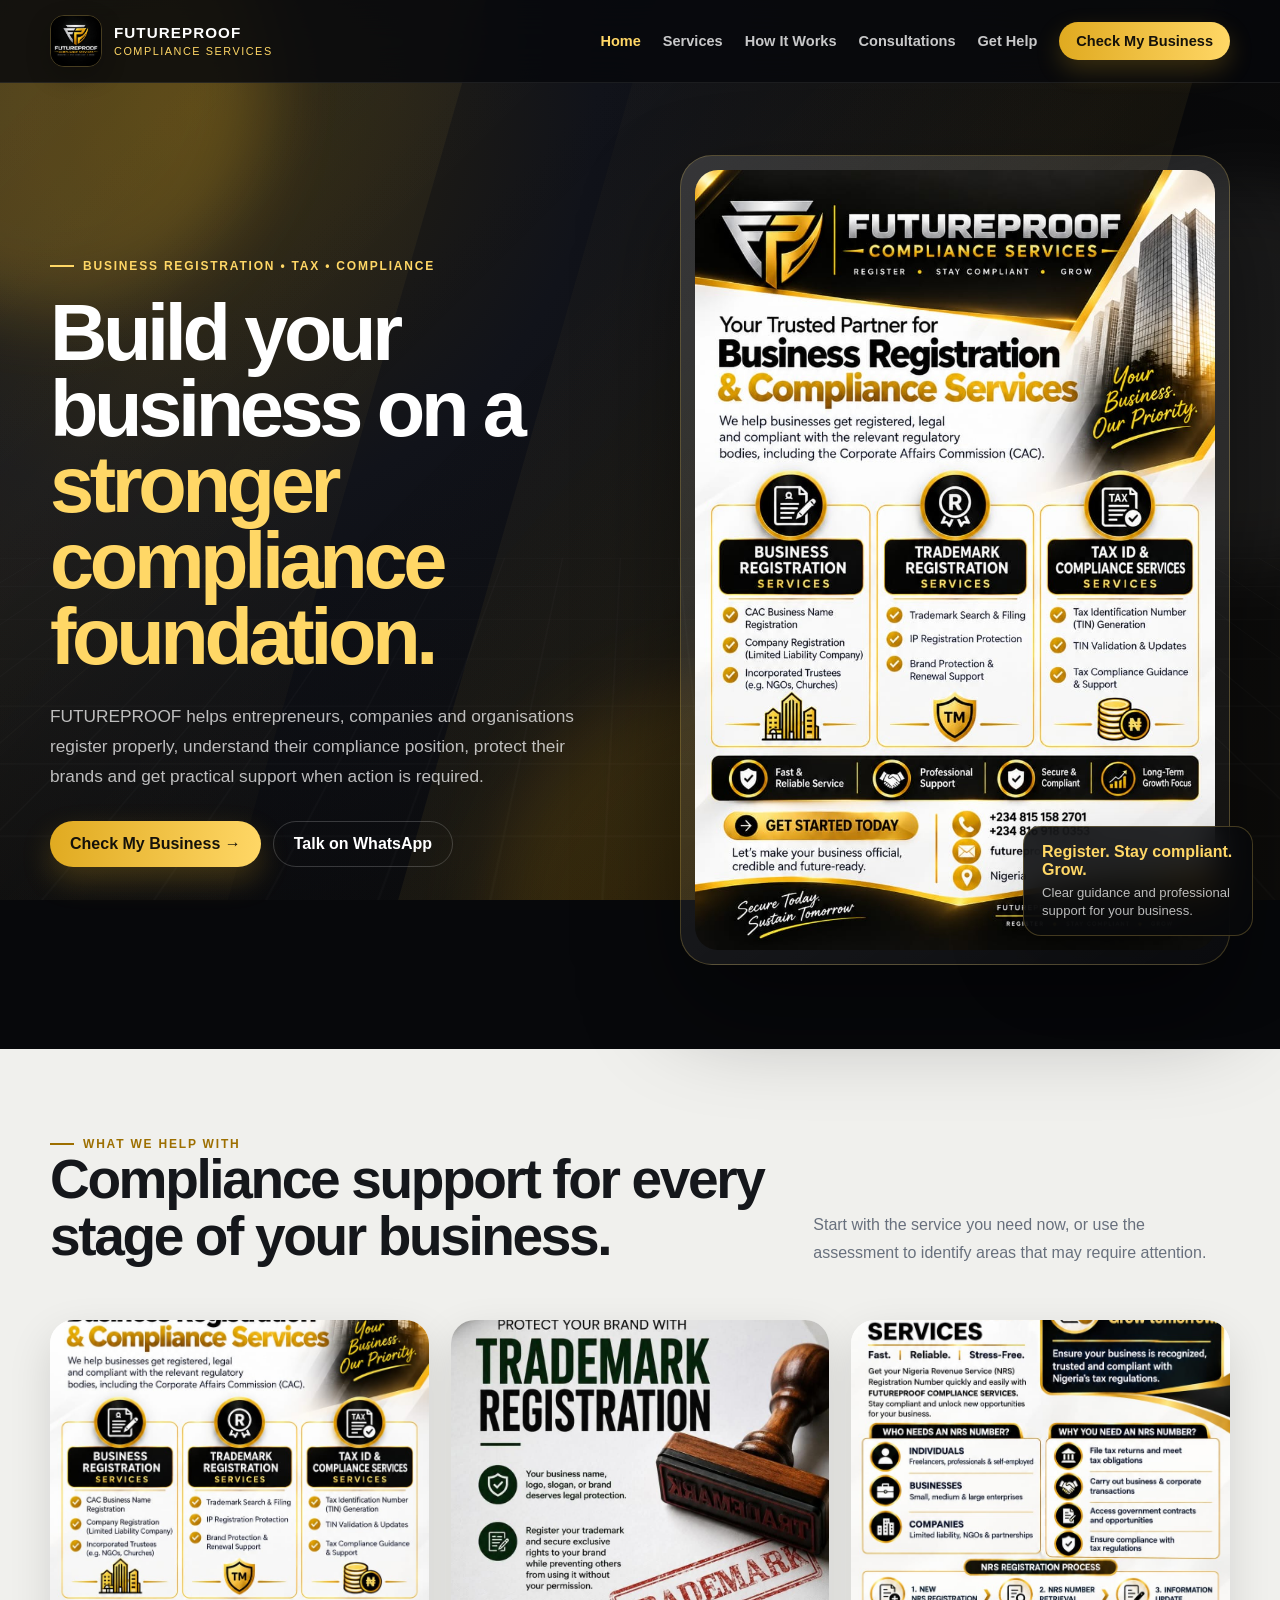
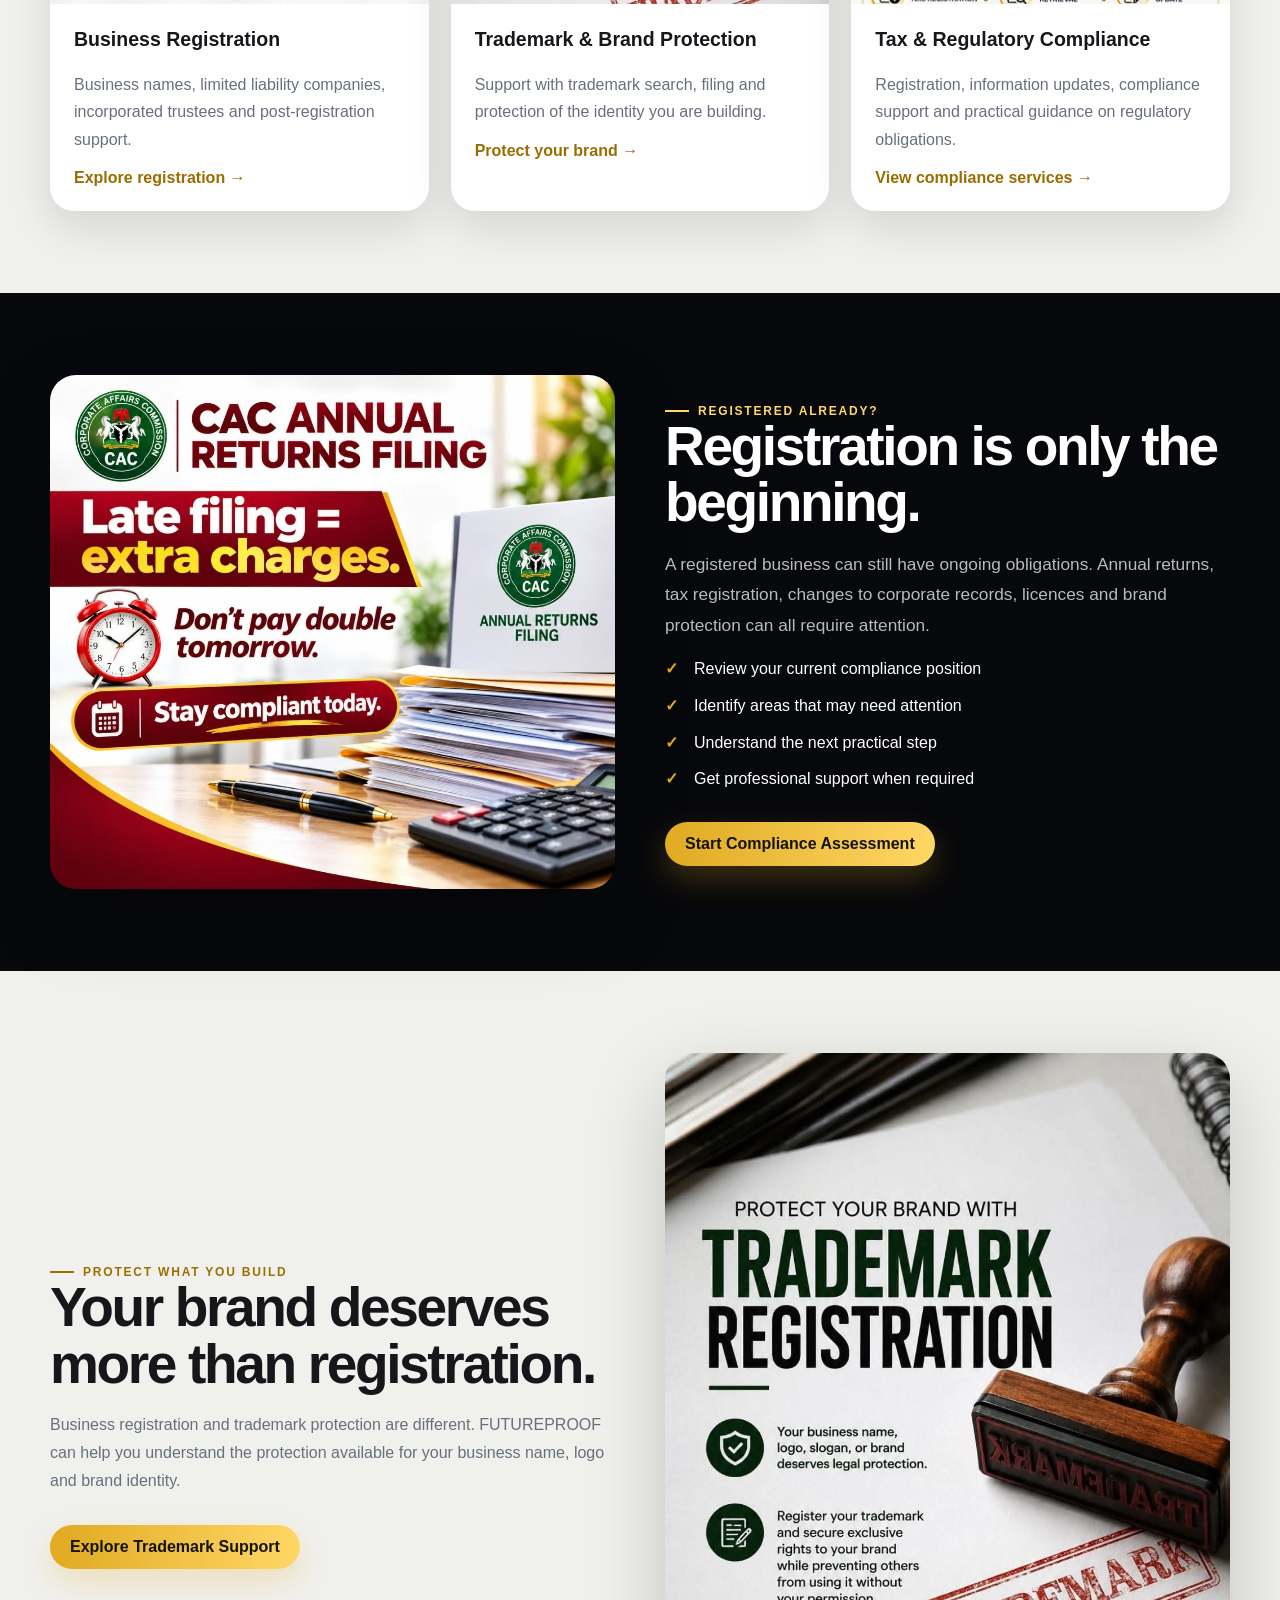
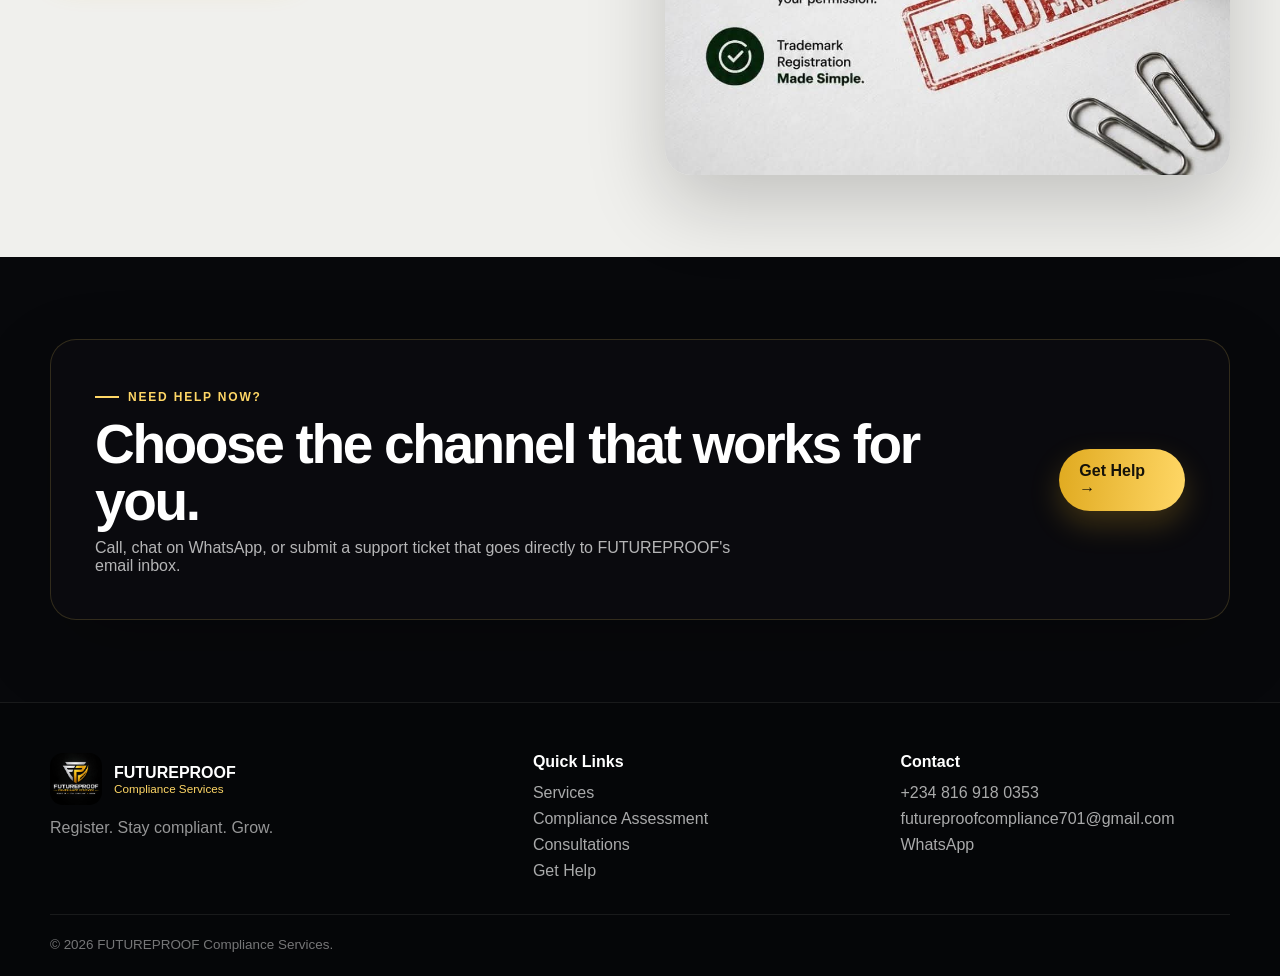
<file: index.html>
<!doctype html><html lang="en"><head><meta charset="UTF-8"><meta name="viewport" content="width=device-width,initial-scale=1"><meta name="description" content="FUTUREPROOF Compliance Services helps Nigerian businesses register, stay compliant, protect their brands and grow."><title>FUTUREPROOF Compliance Services</title><link rel="stylesheet" href="styles.css"></head><body>
<div id="site-header"></div><main class="page-content">
<section class="hero"><div class="container hero-grid"><div class="reveal"><span class="eyebrow">BUSINESS REGISTRATION • TAX • COMPLIANCE</span><h1>Build your business on a <span>stronger compliance foundation.</span></h1><p class="lead">FUTUREPROOF helps entrepreneurs, companies and organisations register properly, understand their compliance position, protect their brands and get practical support when action is required.</p><div class="actions"><a class="btn btn-gold" href="assessment.html">Check My Business →</a><a class="btn btn-outline" data-wa="Hello FUTUREPROOF, I would like help with business registration and compliance.">Talk on WhatsApp</a></div></div><div class="hero-visual reveal"><img src="assets/business-registration.jpeg" alt="Futureproof business registration and compliance services"><div class="hero-note"><b>Register. Stay compliant. Grow.</b><span>Clear guidance and professional support for your business.</span></div></div></div></section>
<section class="section white"><div class="container"><div class="section-head reveal"><div><span class="eyebrow dark-eyebrow">WHAT WE HELP WITH</span><h2>Compliance support for every stage of your business.</h2></div><p>Start with the service you need now, or use the assessment to identify areas that may require attention.</p></div><div class="grid grid-3"><article class="feature-card reveal"><img src="assets/business-registration.jpeg" alt="Business registration services"><div class="feature-card-body"><h3>Business Registration</h3><p>Business names, limited liability companies, incorporated trustees and post-registration support.</p><a class="text-link" href="services.html">Explore registration →</a></div></article><article class="feature-card reveal"><img src="assets/trademark-registration.jpeg" alt="Trademark registration"><div class="feature-card-body"><h3>Trademark & Brand Protection</h3><p>Support with trademark search, filing and protection of the identity you are building.</p><a class="text-link" href="services.html">Protect your brand →</a></div></article><article class="feature-card reveal"><img src="assets/nrs-registration.jpeg" alt="Tax and regulatory compliance"><div class="feature-card-body"><h3>Tax & Regulatory Compliance</h3><p>Registration, information updates, compliance support and practical guidance on regulatory obligations.</p><a class="text-link" href="services.html">View compliance services →</a></div></article></div></div></section>
<section class="section dark"><div class="container split"><div class="split-image reveal"><img src="assets/annual-returns.jpeg" alt="CAC annual returns filing"></div><div class="reveal"><span class="eyebrow">REGISTERED ALREADY?</span><h2>Registration is only the beginning.</h2><p class="lead">A registered business can still have ongoing obligations. Annual returns, tax registration, changes to corporate records, licences and brand protection can all require attention.</p><ul class="check-list"><li>Review your current compliance position</li><li>Identify areas that may need attention</li><li>Understand the next practical step</li><li>Get professional support when required</li></ul><div class="actions"><a class="btn btn-gold" href="assessment.html">Start Compliance Assessment</a></div></div></div></section>
<section class="section white"><div class="container split"><div class="reveal"><span class="eyebrow dark-eyebrow">PROTECT WHAT YOU BUILD</span><h2>Your brand deserves more than registration.</h2><p style="color:var(--muted);line-height:1.75">Business registration and trademark protection are different. FUTUREPROOF can help you understand the protection available for your business name, logo and brand identity.</p><div class="actions"><a class="btn btn-gold" href="services.html">Explore Trademark Support</a></div></div><div class="split-image reveal"><img src="assets/trademark-registration.jpeg" alt="Trademark registration support"></div></div></section>
<section class="section dark"><div class="container"><div class="dark-glass cta-band reveal"><div><span class="eyebrow">NEED HELP NOW?</span><h2 style="margin:12px 0 10px">Choose the channel that works for you.</h2><p>Call, chat on WhatsApp, or submit a support ticket that goes directly to FUTUREPROOF's email inbox.</p></div><a class="btn btn-gold" href="get-help.html">Get Help →</a></div></div></section>
</main><div id="site-footer"></div><script src="common.js"></script></body></html>
</file>
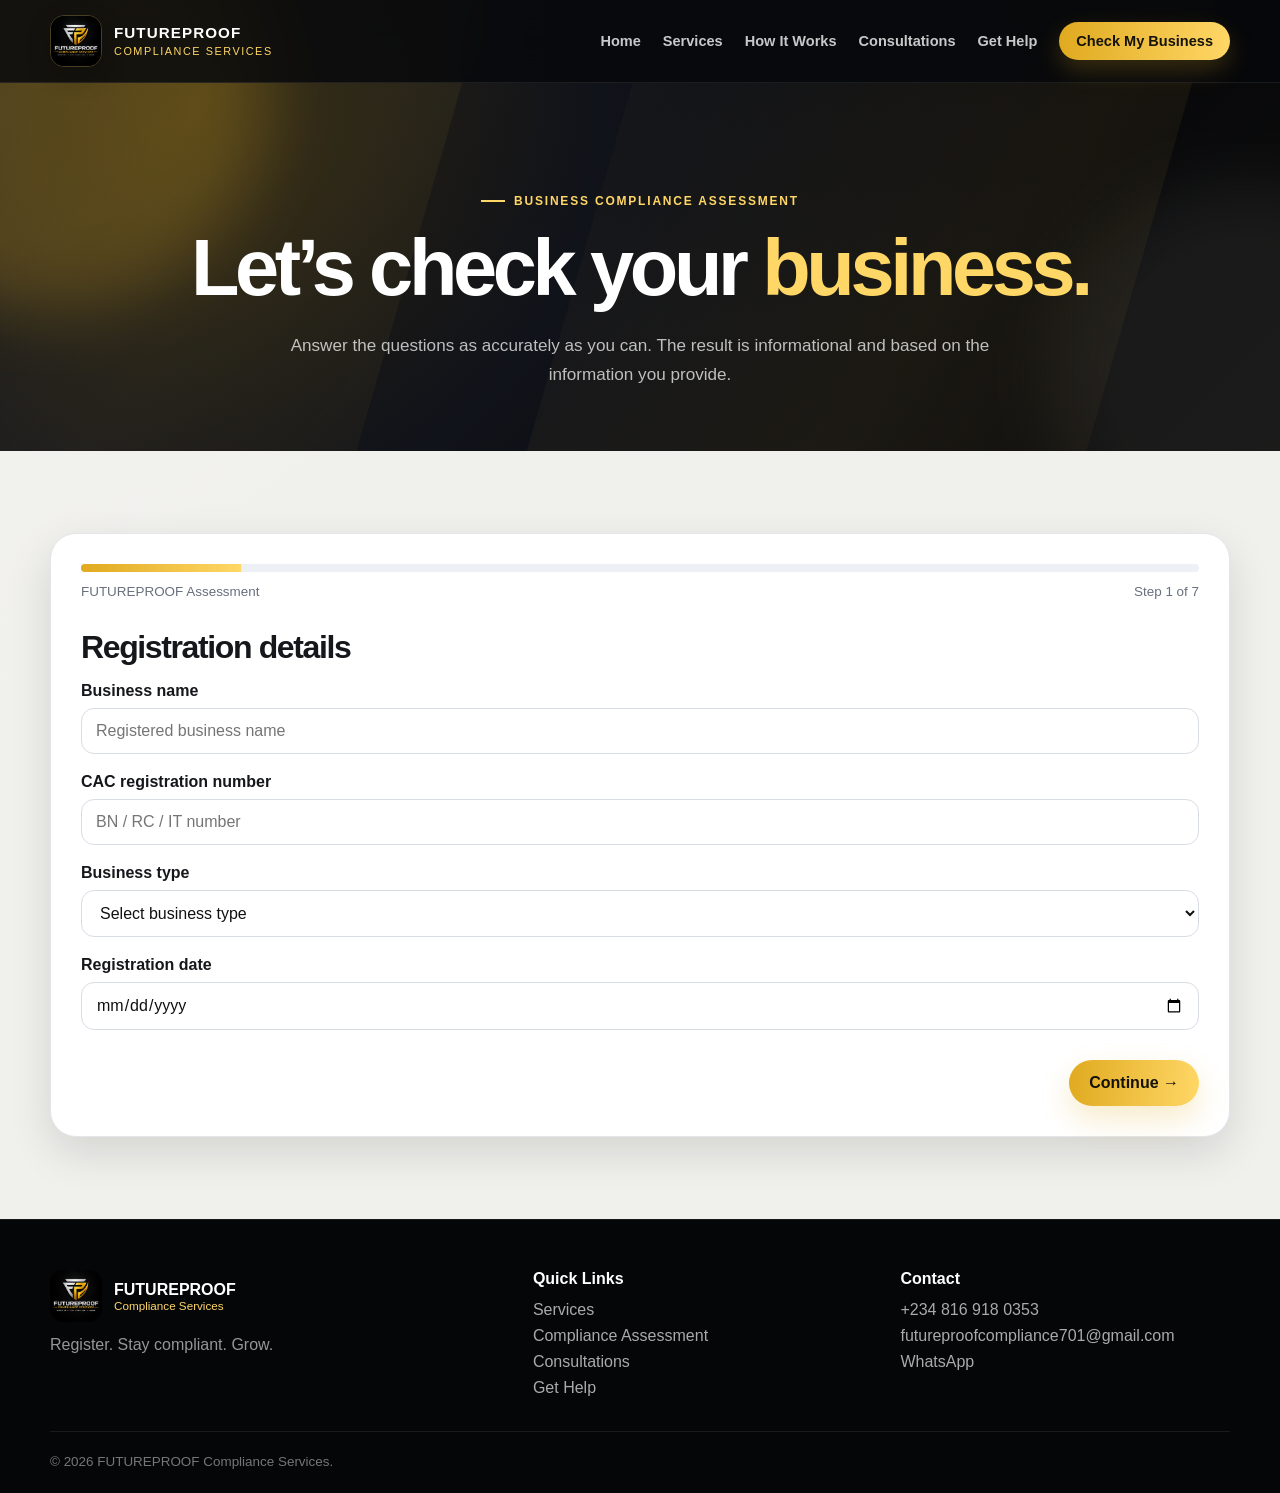
<file: assessment.html>
<!doctype html><html lang="en"><head><meta charset="UTF-8"><meta name="viewport" content="width=device-width,initial-scale=1"><title>Business Compliance Assessment | FUTUREPROOF</title><link rel="stylesheet" href="styles.css"></head><body><div id="site-header"></div><main class="page-content"><section class="page-hero"><div class="container reveal"><span class="eyebrow">BUSINESS COMPLIANCE ASSESSMENT</span><h1>Let’s check your <span>business.</span></h1><p>Answer the questions as accurately as you can. The result is informational and based on the information you provide.</p></div></section><section class="section white"><div class="container"><div class="form-shell reveal"><div id="assessmentFormView"><div class="progress-line"><div id="progressBar"></div></div><div class="progress-meta"><span>FUTUREPROOF Assessment</span><span id="stepCounter"></span></div><div id="stepContent"></div><div class="form-actions"><button class="btn btn-light" id="backBtn">← Back</button><button class="btn btn-gold" id="nextBtn">Continue →</button></div></div><div id="resultsView" hidden></div></div></div></section></main><div id="site-footer"></div><script src="common.js"></script><script src="assessment.js"></script></body></html>
</file>
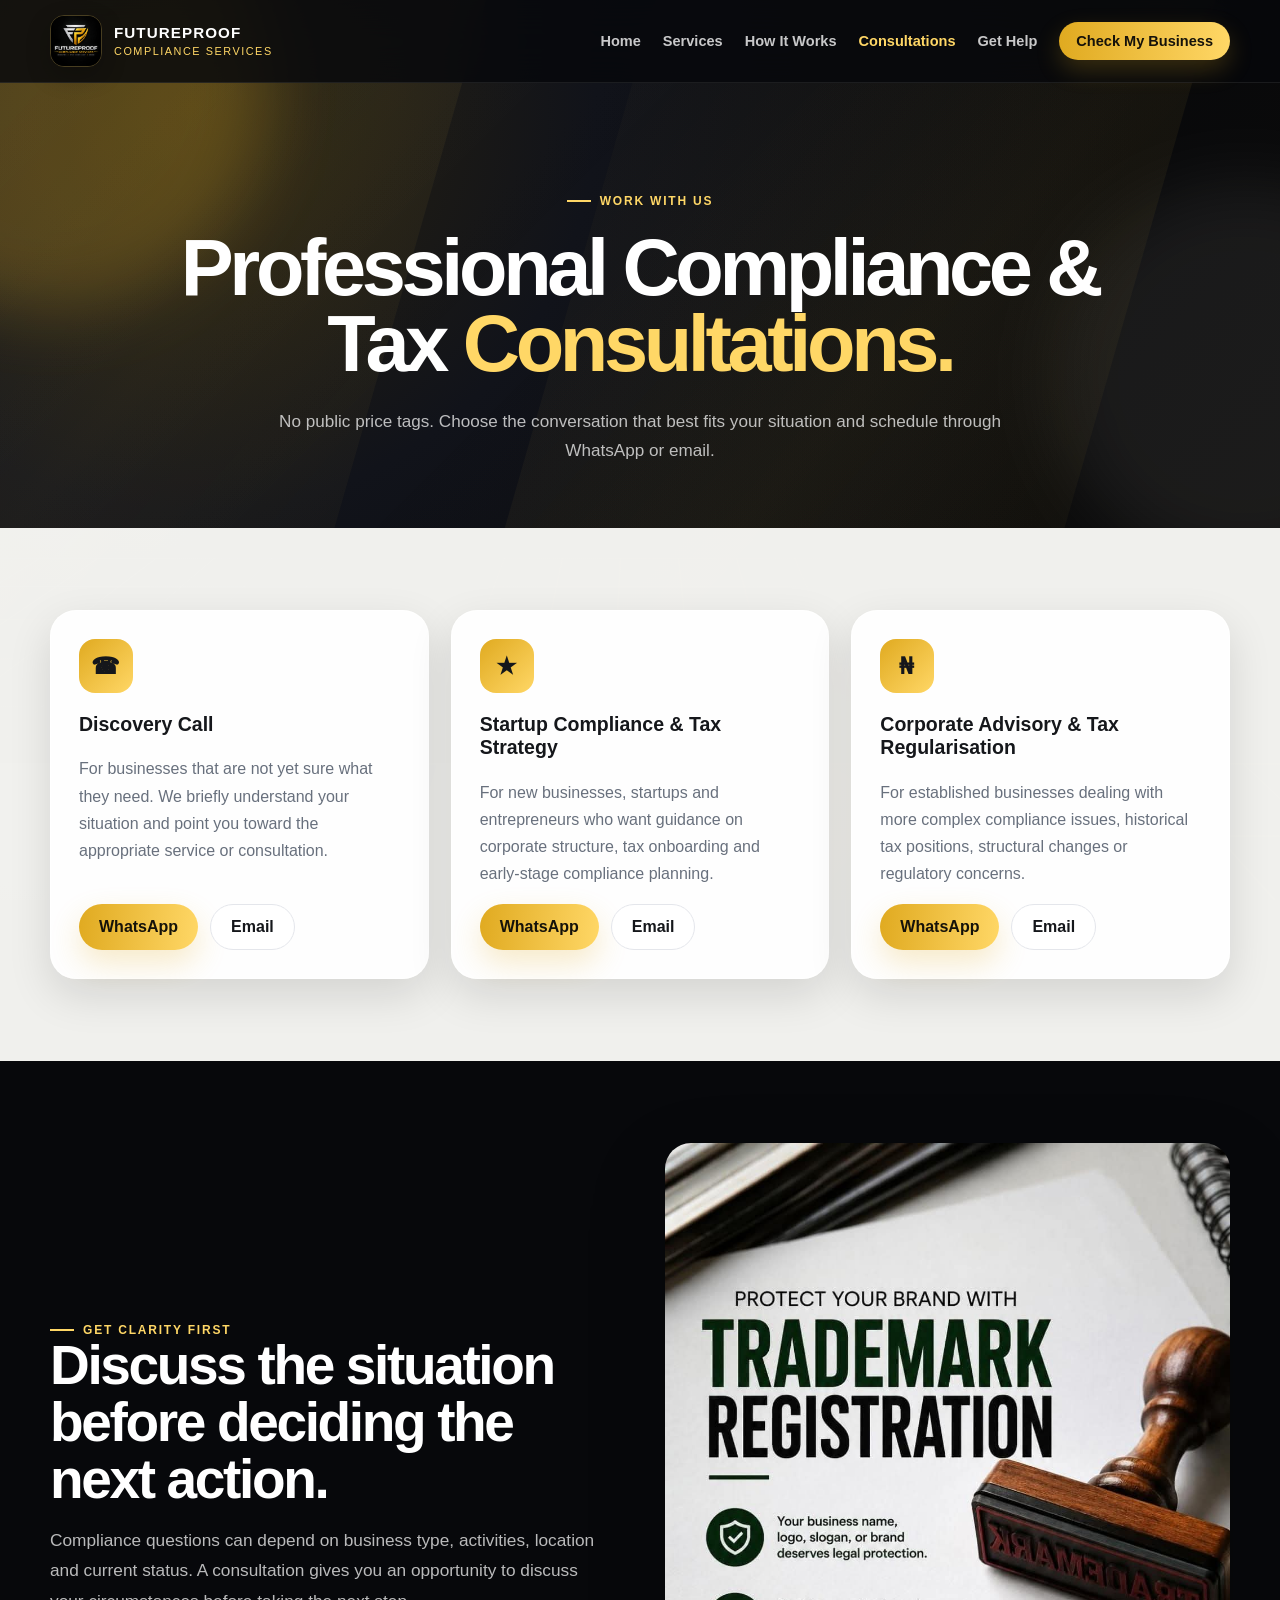
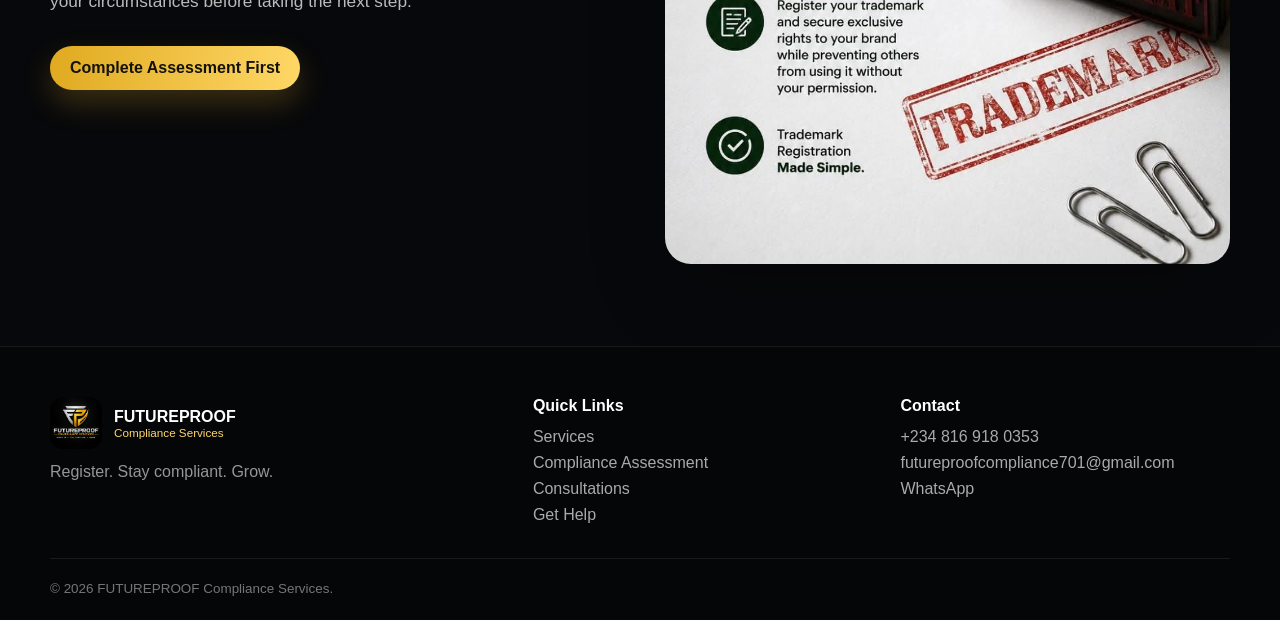
<file: consultations.html>
<!doctype html><html lang="en"><head><meta charset="UTF-8"><meta name="viewport" content="width=device-width,initial-scale=1"><title>Consultations | FUTUREPROOF</title><link rel="stylesheet" href="styles.css"></head><body><div id="site-header"></div><main class="page-content"><section class="page-hero"><div class="container reveal"><span class="eyebrow">WORK WITH US</span><h1>Professional Compliance & Tax <span>Consultations.</span></h1><p>No public price tags. Choose the conversation that best fits your situation and schedule through WhatsApp or email.</p></div></section><section class="section white"><div class="container consult-grid"><article class="consult-card glass reveal"><div class="consult-icon">☎</div><h3 style="margin-top:20px">Discovery Call</h3><p style="color:var(--muted);line-height:1.7">For businesses that are not yet sure what they need. We briefly understand your situation and point you toward the appropriate service or consultation.</p><div class="actions"><a class="btn btn-gold" data-wa="Hello FUTUREPROOF, I would like to schedule a Discovery Call.">WhatsApp</a><a class="btn btn-light" data-mail-subject="Discovery Call Appointment Request" data-mail-body="Hello FUTUREPROOF, I would like to schedule a Discovery Call. Please let me know the available appointment times.">Email</a></div></article><article class="consult-card glass reveal"><div class="consult-icon">★</div><h3 style="margin-top:20px">Startup Compliance & Tax Strategy</h3><p style="color:var(--muted);line-height:1.7">For new businesses, startups and entrepreneurs who want guidance on corporate structure, tax onboarding and early-stage compliance planning.</p><div class="actions"><a class="btn btn-gold" data-wa="Hello FUTUREPROOF, I would like to schedule a Startup Compliance & Tax Strategy consultation.">WhatsApp</a><a class="btn btn-light" data-mail-subject="Startup Compliance & Tax Strategy Appointment" data-mail-body="Hello FUTUREPROOF, I would like to schedule a Startup Compliance & Tax Strategy consultation. Please share available appointment times.">Email</a></div></article><article class="consult-card glass reveal"><div class="consult-icon">₦</div><h3 style="margin-top:20px">Corporate Advisory & Tax Regularisation</h3><p style="color:var(--muted);line-height:1.7">For established businesses dealing with more complex compliance issues, historical tax positions, structural changes or regulatory concerns.</p><div class="actions"><a class="btn btn-gold" data-wa="Hello FUTUREPROOF, I would like to schedule a Corporate Advisory & Tax Regularisation consultation.">WhatsApp</a><a class="btn btn-light" data-mail-subject="Corporate Advisory Appointment" data-mail-body="Hello FUTUREPROOF, I would like to schedule a Corporate Advisory & Tax Regularisation consultation. Please share available appointment times.">Email</a></div></article></div></section><section class="section dark"><div class="container split"><div class="reveal"><span class="eyebrow">GET CLARITY FIRST</span><h2>Discuss the situation before deciding the next action.</h2><p class="lead">Compliance questions can depend on business type, activities, location and current status. A consultation gives you an opportunity to discuss your circumstances before taking the next step.</p><div class="actions"><a class="btn btn-gold" href="assessment.html">Complete Assessment First</a></div></div><div class="split-image reveal"><img src="assets/trademark-registration.jpeg" alt="Professional compliance consultation"></div></div></section></main><div id="site-footer"></div><script src="common.js"></script></body></html>
</file>
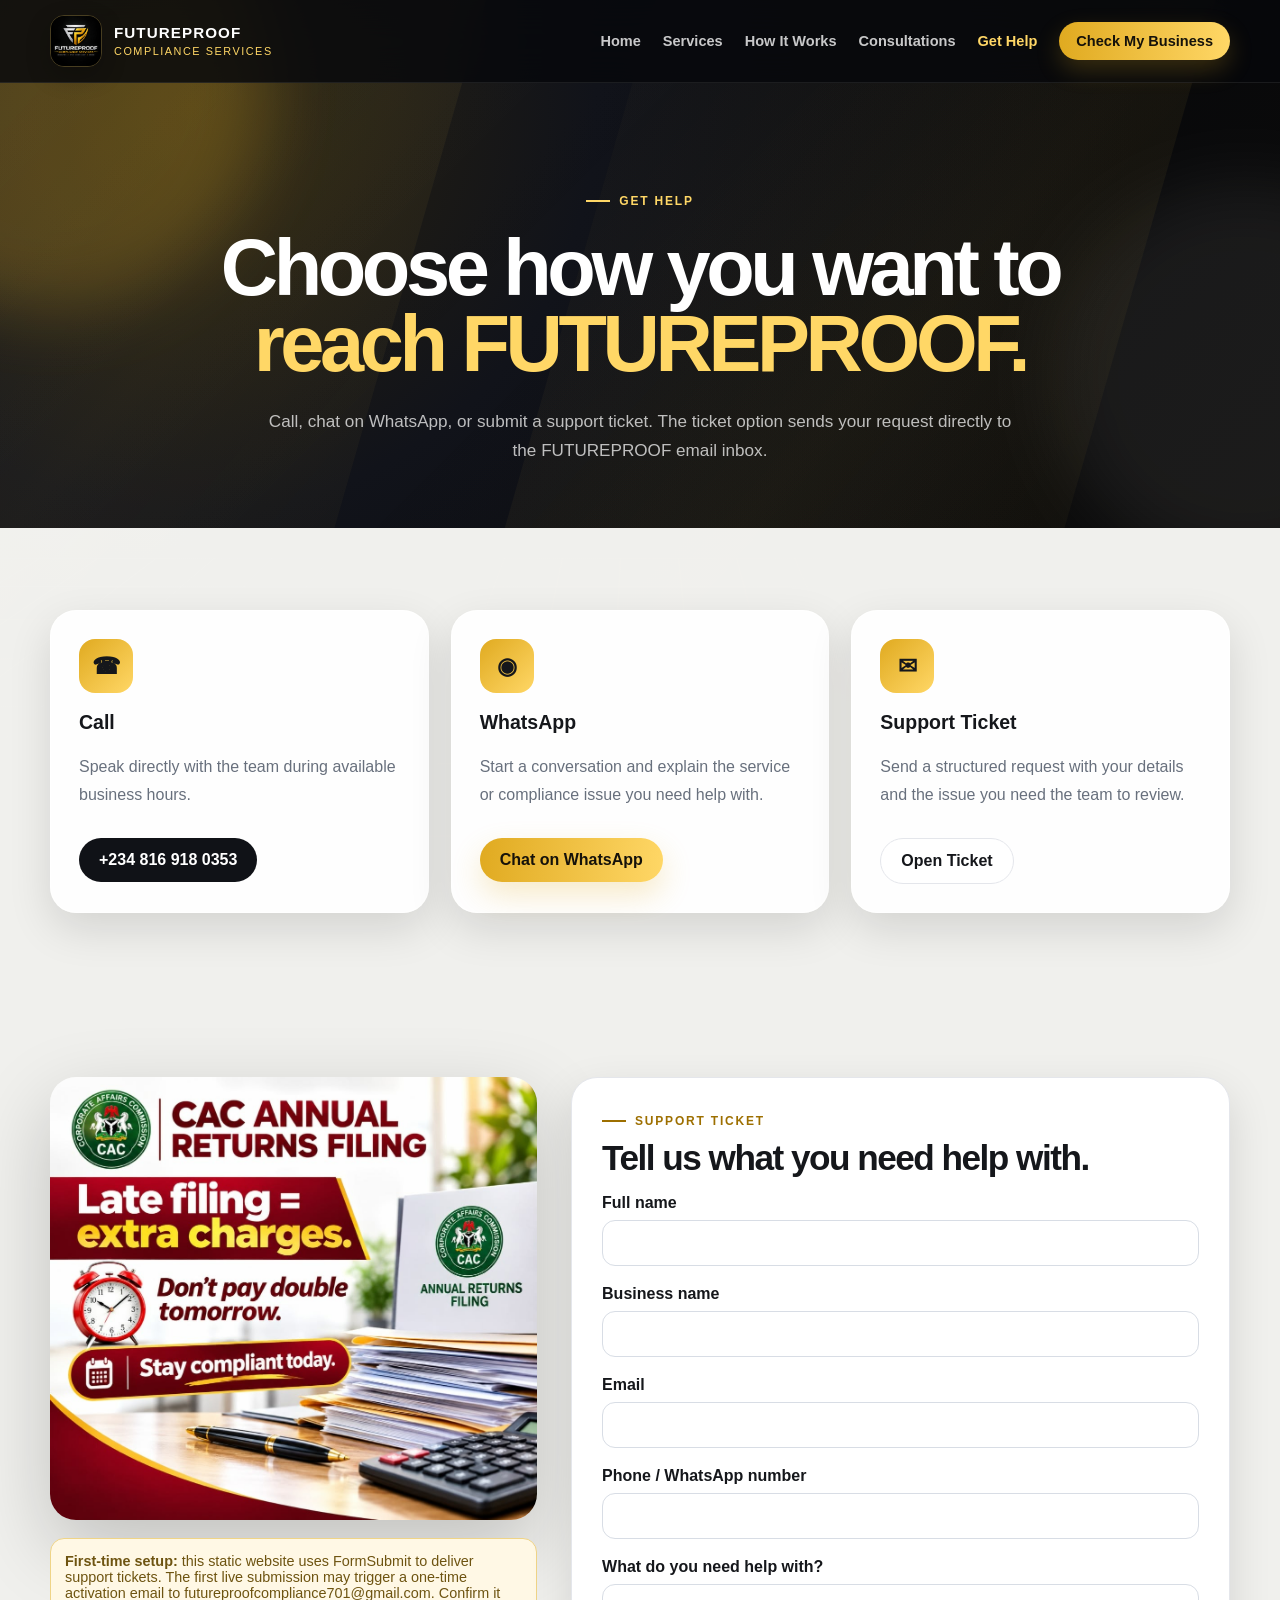
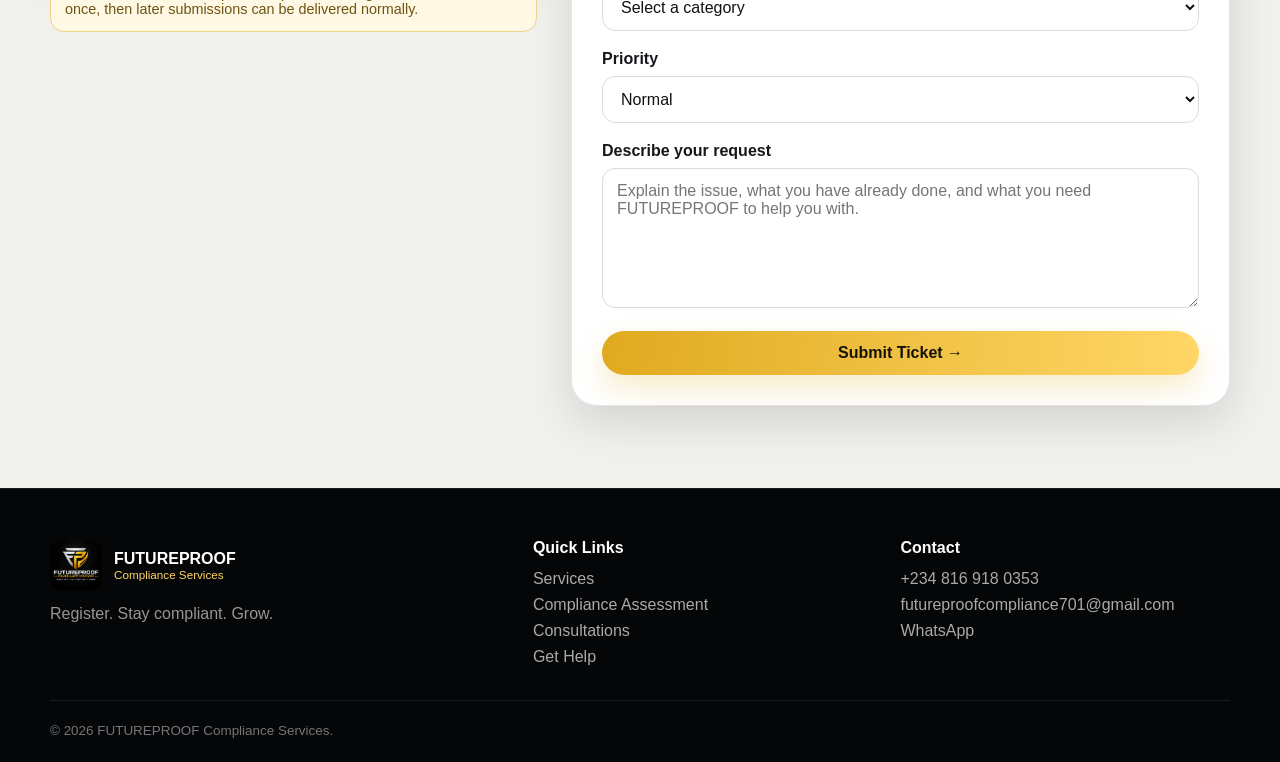
<file: get-help.html>
<!doctype html><html lang="en"><head><meta charset="UTF-8"><meta name="viewport" content="width=device-width,initial-scale=1"><title>Get Help | FUTUREPROOF</title><link rel="stylesheet" href="styles.css"></head><body><div id="site-header"></div><main class="page-content"><section class="page-hero"><div class="container reveal"><span class="eyebrow">GET HELP</span><h1>Choose how you want to <span>reach FUTUREPROOF.</span></h1><p>Call, chat on WhatsApp, or submit a support ticket. The ticket option sends your request directly to the FUTUREPROOF email inbox.</p></div></section><section class="section white"><div class="container contact-methods"><article class="method glass reveal"><div class="big">☎</div><h3 style="margin-top:18px">Call</h3><p style="color:var(--muted);line-height:1.7">Speak directly with the team during available business hours.</p><div class="actions"><a class="btn btn-dark" href="tel:+2348169180353">+234 816 918 0353</a></div></article><article class="method glass reveal"><div class="big">◉</div><h3 style="margin-top:18px">WhatsApp</h3><p style="color:var(--muted);line-height:1.7">Start a conversation and explain the service or compliance issue you need help with.</p><div class="actions"><a class="btn btn-gold" data-wa="Hello FUTUREPROOF, I need help with my business compliance.">Chat on WhatsApp</a></div></article><article class="method glass reveal"><div class="big">✉</div><h3 style="margin-top:18px">Support Ticket</h3><p style="color:var(--muted);line-height:1.7">Send a structured request with your details and the issue you need the team to review.</p><div class="actions"><a class="btn btn-light" href="#ticket">Open Ticket</a></div></article></div></section><section class="section white" id="ticket"><div class="container ticket-layout"><div class="reveal"><div class="split-image"><img src="assets/annual-returns.jpeg" alt="Futureproof compliance support"></div><div class="note" style="margin-top:18px"><b>First-time setup:</b> this static website uses FormSubmit to deliver support tickets. The first live submission may trigger a one-time activation email to futureproofcompliance701@gmail.com. Confirm it once, then later submissions can be delivered normally.</div></div><form class="form-shell reveal" action="https://formsubmit.co/futureproofcompliance701@gmail.com" method="POST"><span class="eyebrow dark-eyebrow">SUPPORT TICKET</span><h2 style="font-size:2.2rem;margin-top:12px">Tell us what you need help with.</h2><input type="hidden" name="_subject" value="New FUTUREPROOF Support Ticket"><input type="hidden" name="_template" value="table"><input type="hidden" name="_captcha" value="false"><div class="field"><label>Full name</label><input name="Full Name" required></div><div class="field"><label>Business name</label><input name="Business Name"></div><div class="field"><label>Email</label><input type="email" name="Email" required></div><div class="field"><label>Phone / WhatsApp number</label><input name="Phone" required></div><div class="field"><label>What do you need help with?</label><select name="Support Category" required><option value="">Select a category</option><option>Business Registration</option><option>CAC Compliance / Annual Returns</option><option>Tax / Regulatory</option><option>Trademark / Brand Protection</option><option>Licences & Permits</option><option>Consultation / Advisory</option><option>Other</option></select></div><div class="field"><label>Priority</label><select name="Priority"><option>Normal</option><option>Important</option><option>Urgent</option></select></div><div class="field"><label>Describe your request</label><textarea name="Message" required placeholder="Explain the issue, what you have already done, and what you need FUTUREPROOF to help you with."></textarea></div><button class="btn btn-gold full" type="submit">Submit Ticket →</button></form></div></section></main><div id="site-footer"></div><script src="common.js"></script></body></html>
</file>
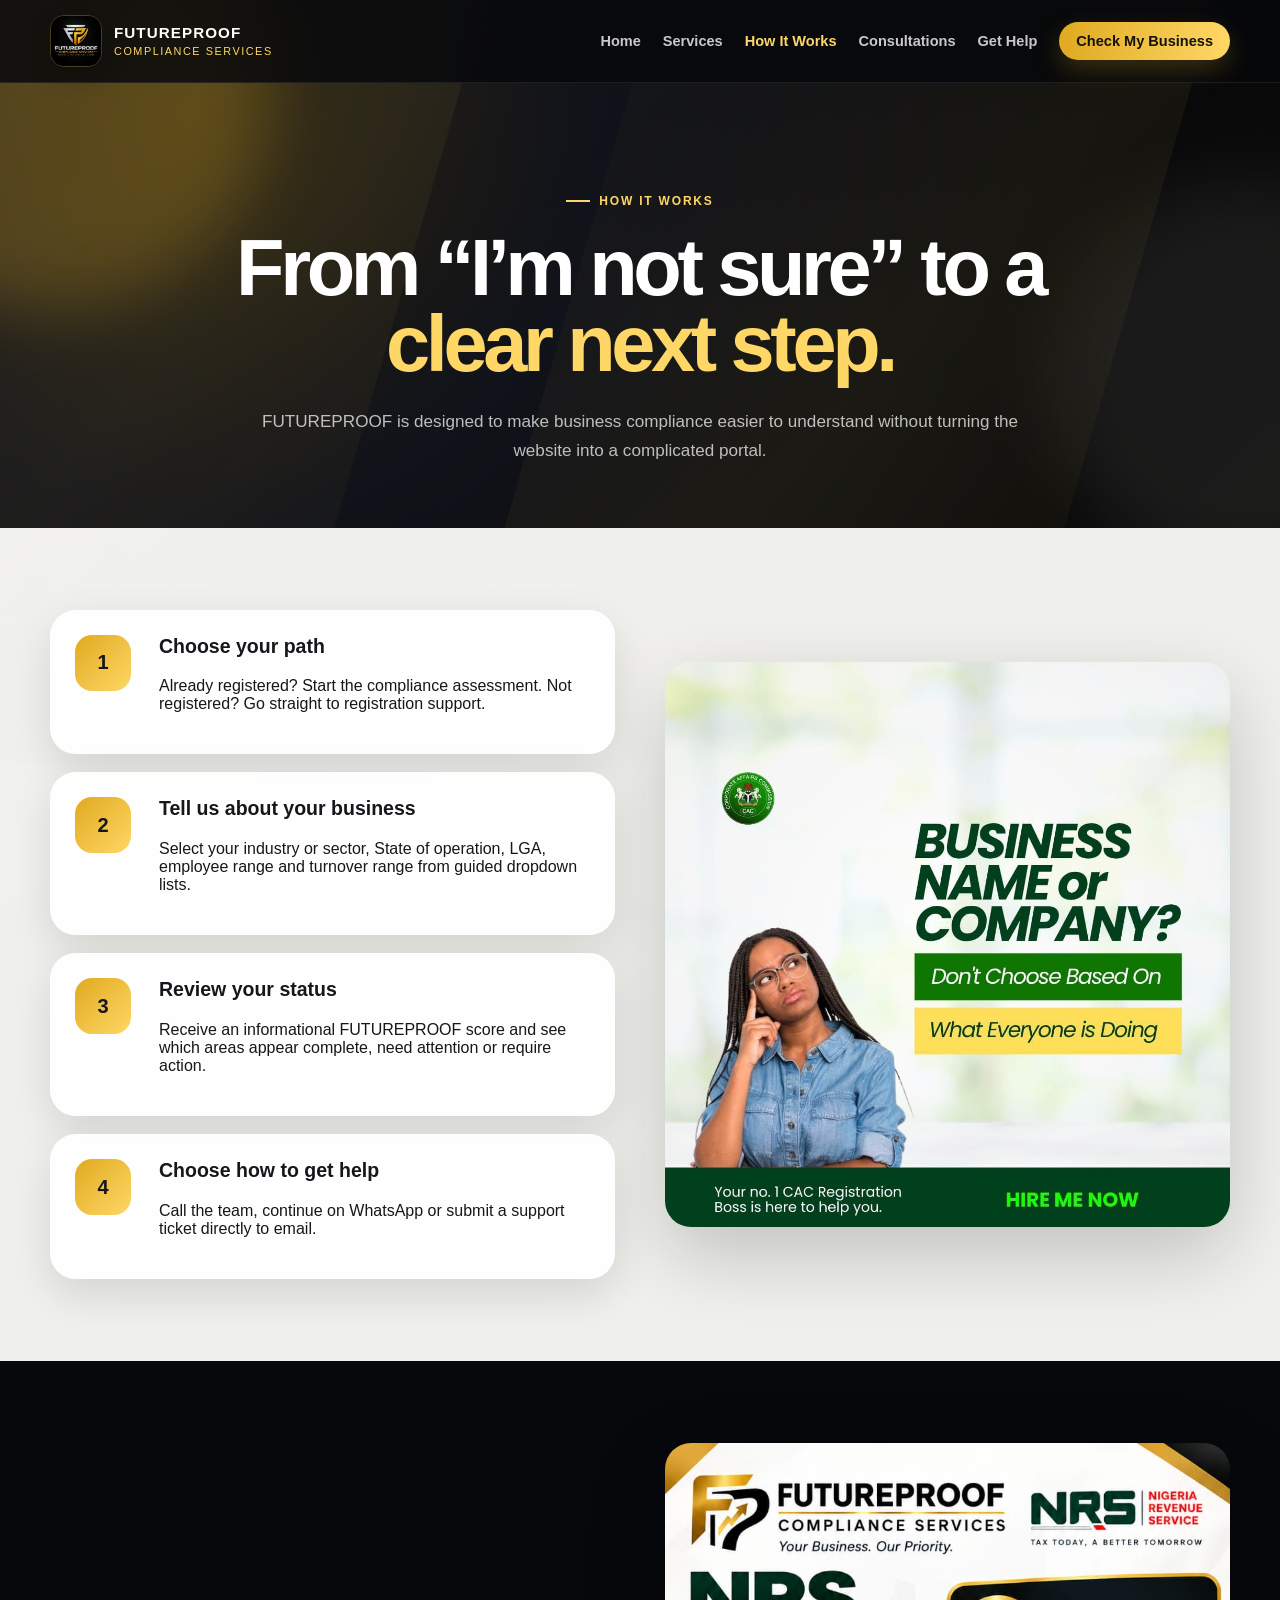
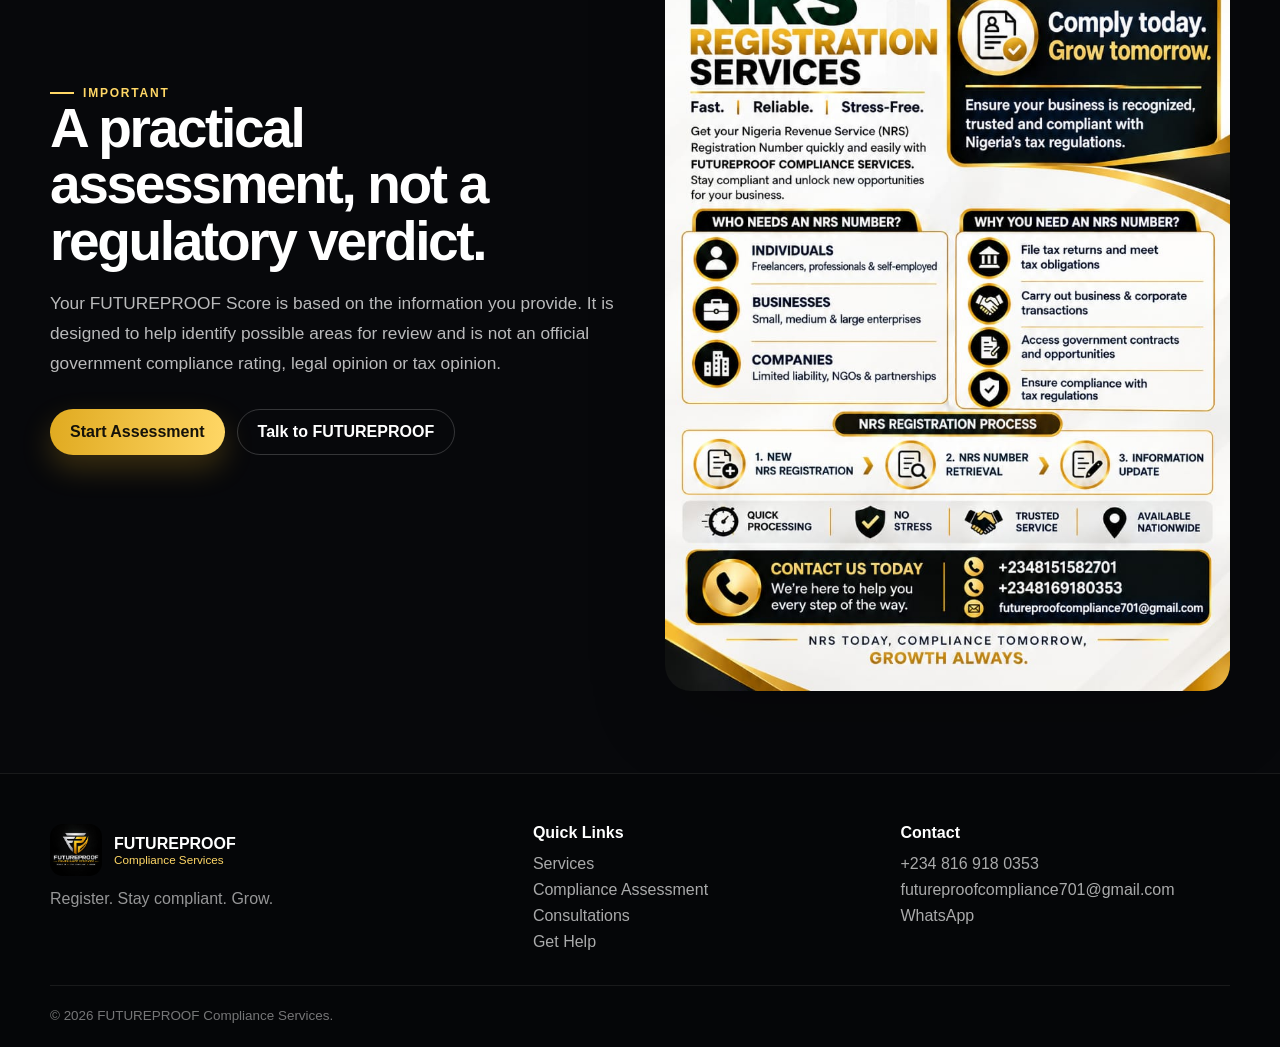
<file: how-it-works.html>
<!doctype html><html lang="en"><head><meta charset="UTF-8"><meta name="viewport" content="width=device-width,initial-scale=1"><title>How It Works | FUTUREPROOF</title><link rel="stylesheet" href="styles.css"></head><body><div id="site-header"></div><main class="page-content"><section class="page-hero"><div class="container reveal"><span class="eyebrow">HOW IT WORKS</span><h1>From “I’m not sure” to a <span>clear next step.</span></h1><p>FUTUREPROOF is designed to make business compliance easier to understand without turning the website into a complicated portal.</p></div></section><section class="section white"><div class="container split"><div class="steps"><article class="step glass reveal"><div class="step-number">1</div><div><h3>Choose your path</h3><p>Already registered? Start the compliance assessment. Not registered? Go straight to registration support.</p></div></article><article class="step glass reveal"><div class="step-number">2</div><div><h3>Tell us about your business</h3><p>Select your industry or sector, State of operation, LGA, employee range and turnover range from guided dropdown lists.</p></div></article><article class="step glass reveal"><div class="step-number">3</div><div><h3>Review your status</h3><p>Receive an informational FUTUREPROOF score and see which areas appear complete, need attention or require action.</p></div></article><article class="step glass reveal"><div class="step-number">4</div><div><h3>Choose how to get help</h3><p>Call the team, continue on WhatsApp or submit a support ticket directly to email.</p></div></article></div><div class="split-image reveal"><img src="assets/flyer-business-type.jpeg" alt="Business structure guidance"></div></div></section><section class="section dark"><div class="container split"><div class="reveal"><span class="eyebrow">IMPORTANT</span><h2>A practical assessment, not a regulatory verdict.</h2><p class="lead">Your FUTUREPROOF Score is based on the information you provide. It is designed to help identify possible areas for review and is not an official government compliance rating, legal opinion or tax opinion.</p><div class="actions"><a class="btn btn-gold" href="assessment.html">Start Assessment</a><a class="btn btn-outline" href="get-help.html">Talk to FUTUREPROOF</a></div></div><div class="split-image reveal"><img src="assets/nrs-registration.jpeg" alt="Compliance guidance"></div></div></section></main><div id="site-footer"></div><script src="common.js"></script></body></html>
</file>
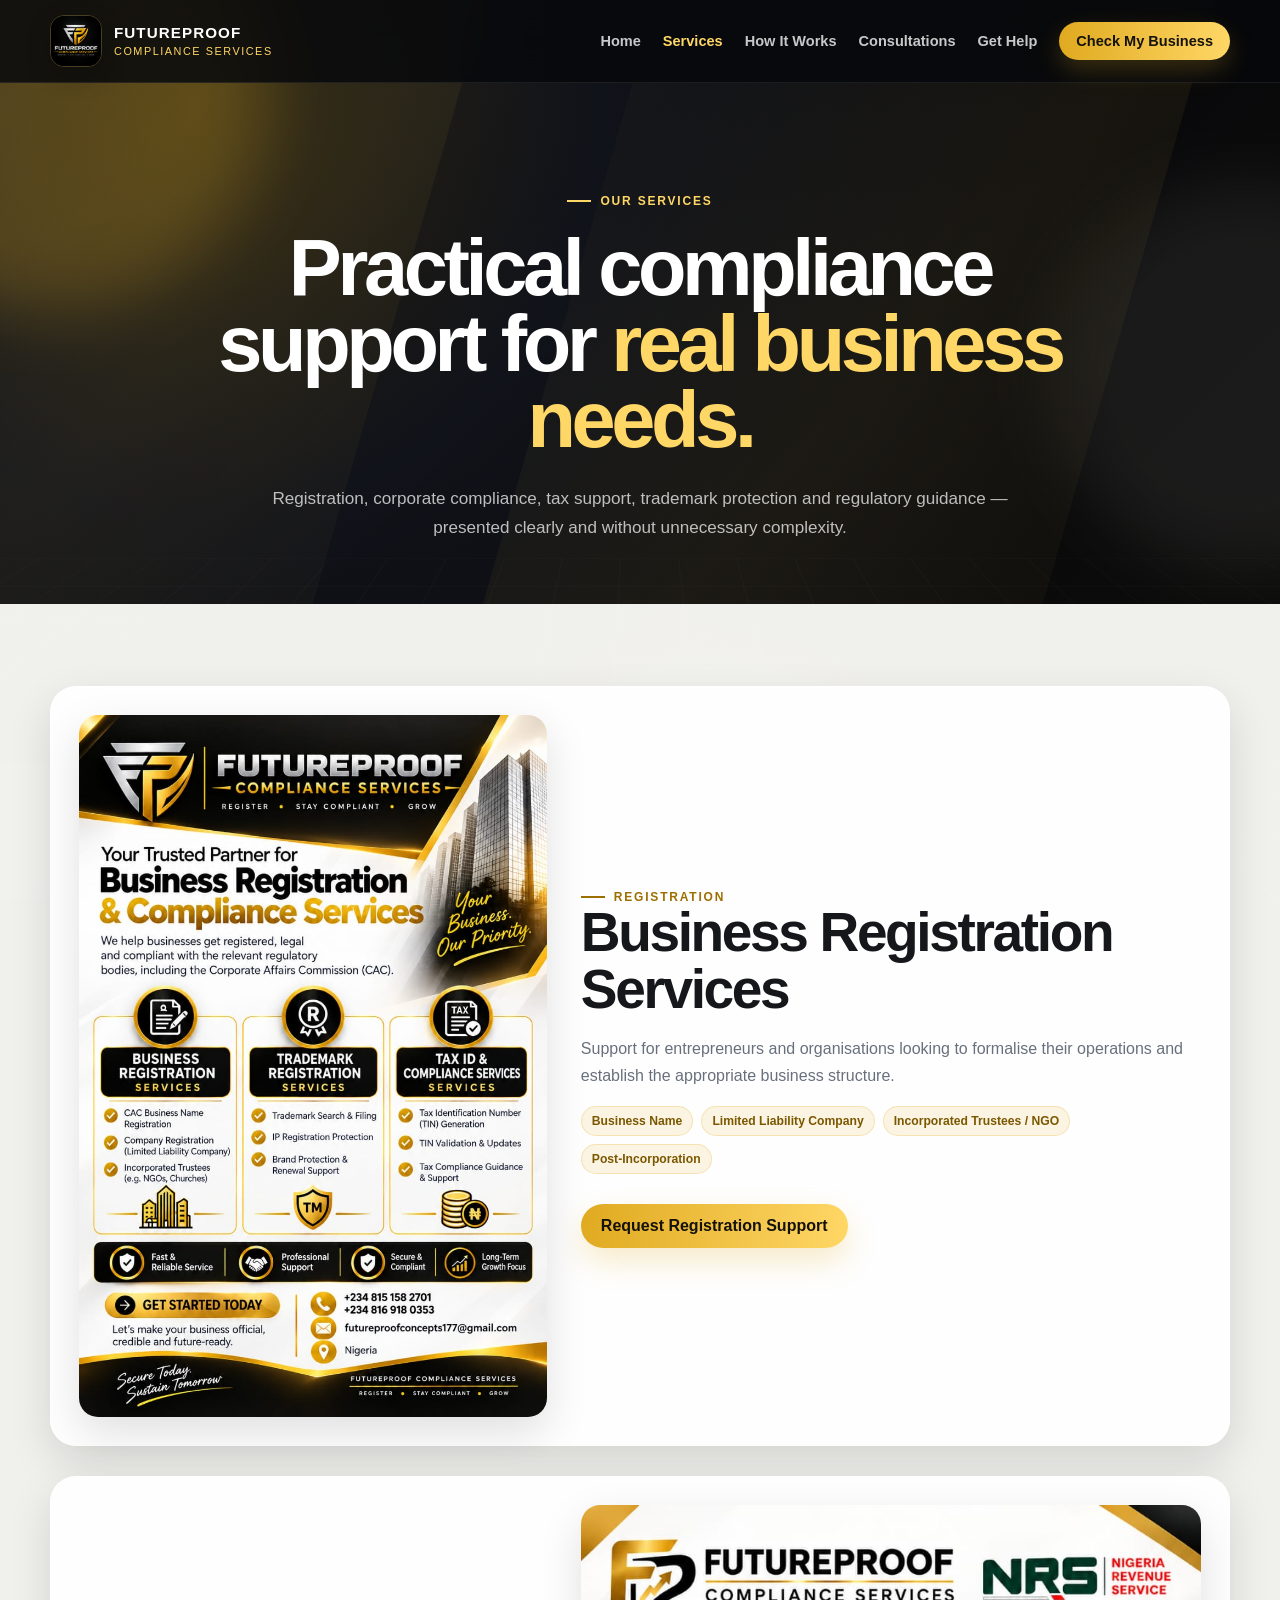
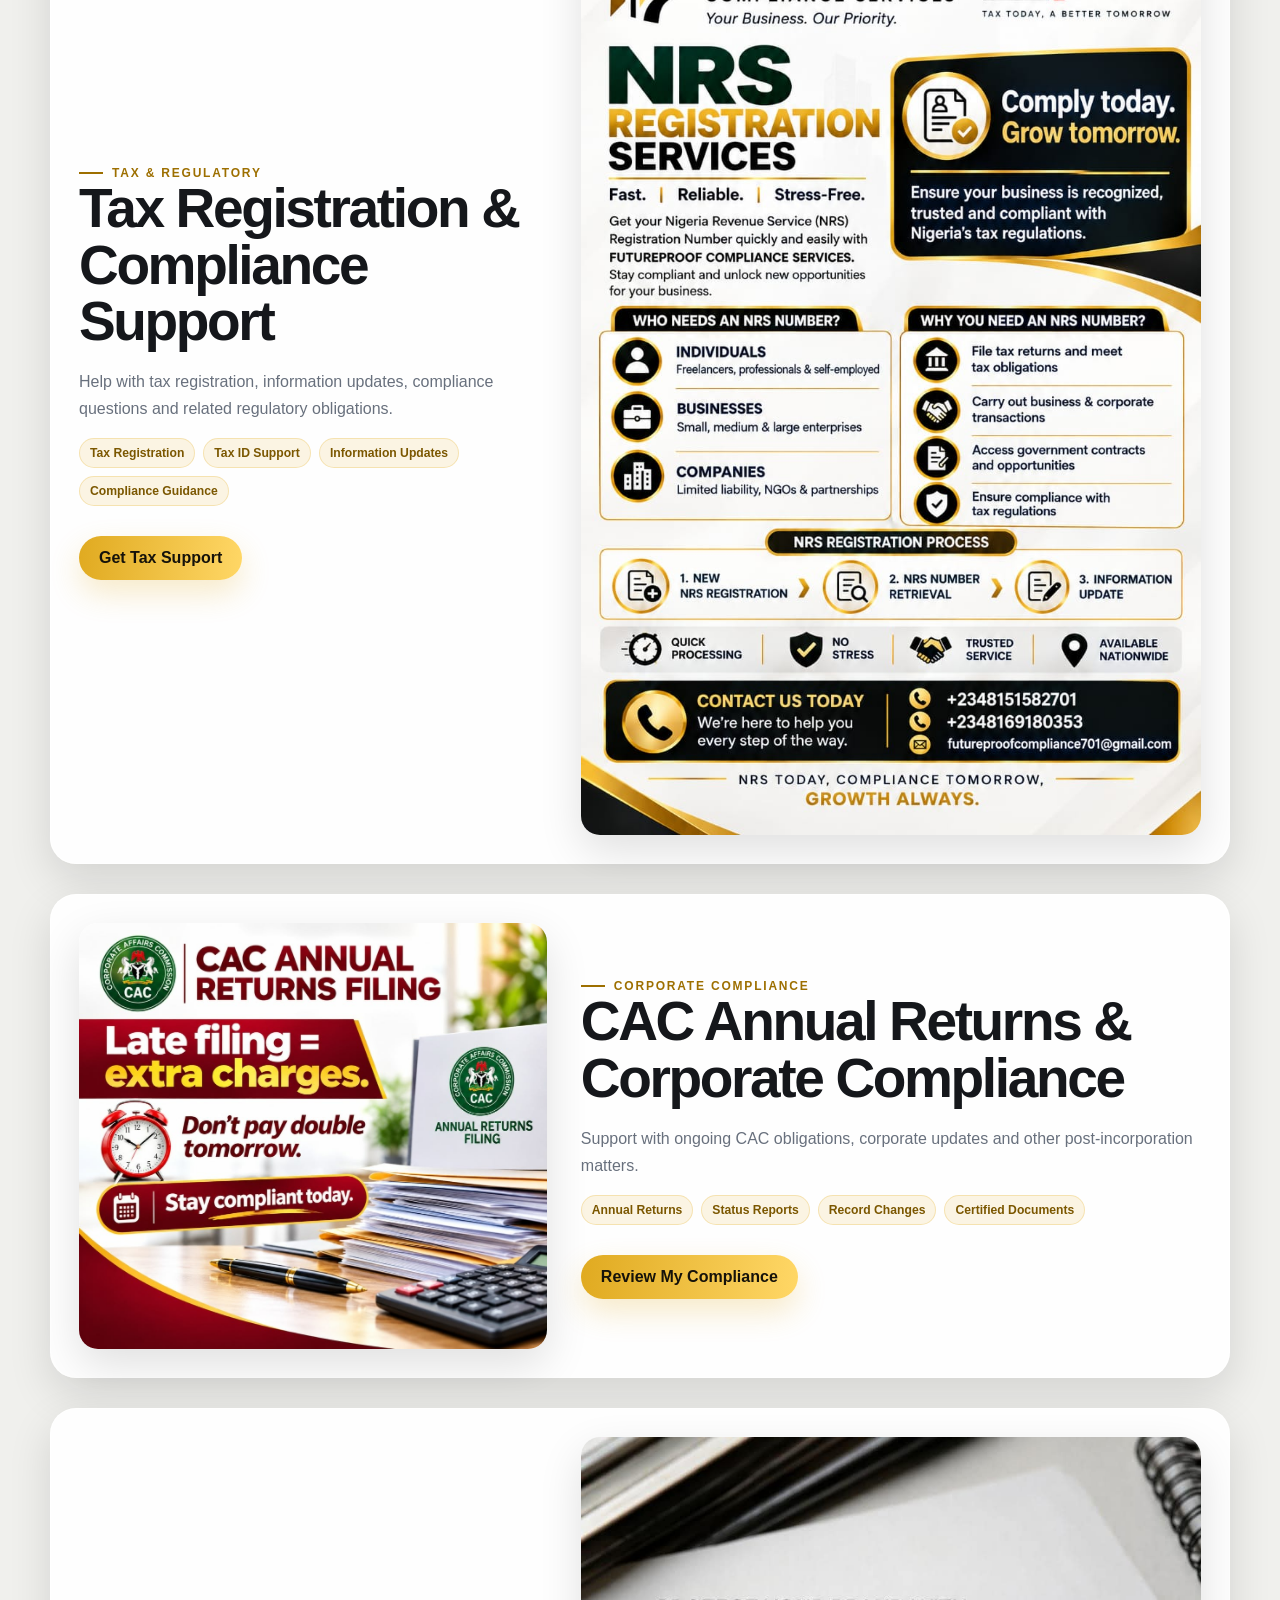
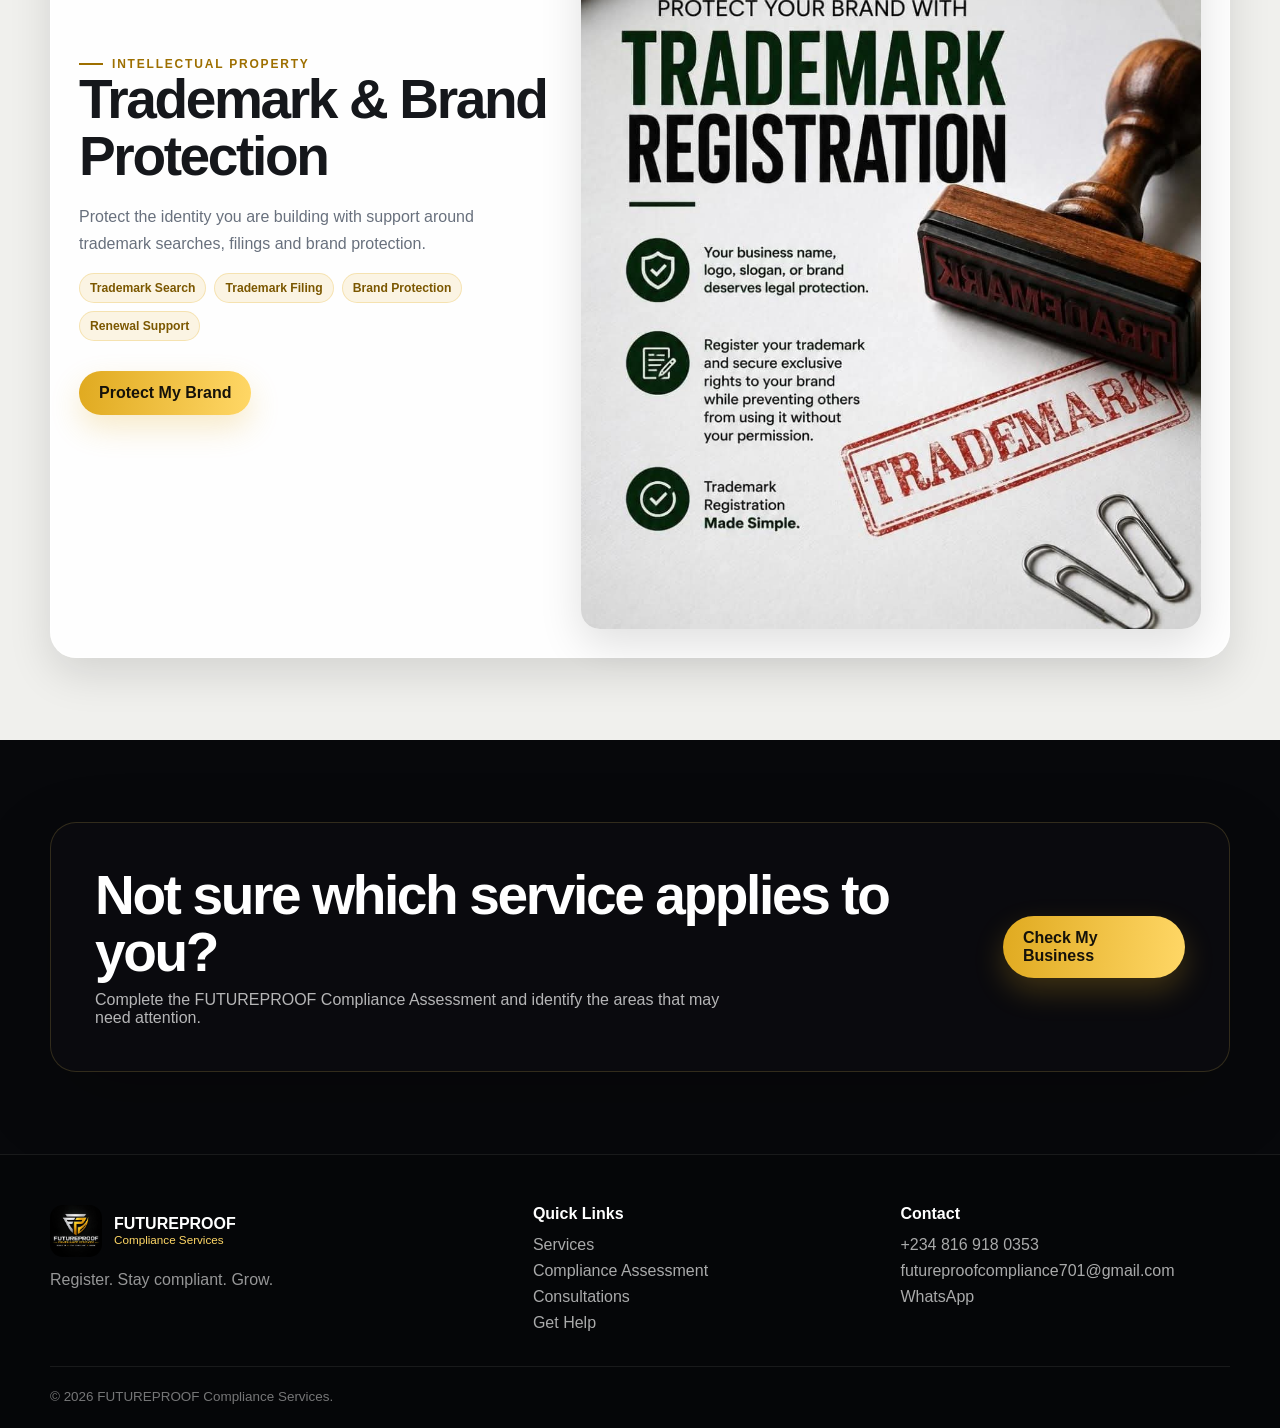
<file: services.html>
<!doctype html><html lang="en"><head><meta charset="UTF-8"><meta name="viewport" content="width=device-width,initial-scale=1"><title>Services | FUTUREPROOF</title><link rel="stylesheet" href="styles.css"></head><body><div id="site-header"></div><main class="page-content"><section class="page-hero"><div class="container reveal"><span class="eyebrow">OUR SERVICES</span><h1>Practical compliance support for <span>real business needs.</span></h1><p>Registration, corporate compliance, tax support, trademark protection and regulatory guidance — presented clearly and without unnecessary complexity.</p></div></section><section class="section white"><div class="container service-stack">
<article class="service-row glass reveal"><div class="service-media"><img src="assets/business-registration.jpeg" alt="Business registration"></div><div class="service-copy"><span class="eyebrow dark-eyebrow">REGISTRATION</span><h2>Business Registration Services</h2><p>Support for entrepreneurs and organisations looking to formalise their operations and establish the appropriate business structure.</p><div class="service-tags"><span class="tag">Business Name</span><span class="tag">Limited Liability Company</span><span class="tag">Incorporated Trustees / NGO</span><span class="tag">Post-Incorporation</span></div><div class="actions"><a class="btn btn-gold" data-wa="Hello FUTUREPROOF, I need help with business registration.">Request Registration Support</a></div></div></article>
<article class="service-row glass reveal"><div class="service-media"><img src="assets/nrs-registration.jpeg" alt="Tax registration and compliance"></div><div class="service-copy"><span class="eyebrow dark-eyebrow">TAX & REGULATORY</span><h2>Tax Registration & Compliance Support</h2><p>Help with tax registration, information updates, compliance questions and related regulatory obligations.</p><div class="service-tags"><span class="tag">Tax Registration</span><span class="tag">Tax ID Support</span><span class="tag">Information Updates</span><span class="tag">Compliance Guidance</span></div><div class="actions"><a class="btn btn-gold" data-wa="Hello FUTUREPROOF, I need help with tax registration or tax compliance.">Get Tax Support</a></div></div></article>
<article class="service-row glass reveal"><div class="service-media"><img src="assets/annual-returns.jpeg" alt="CAC annual returns filing"></div><div class="service-copy"><span class="eyebrow dark-eyebrow">CORPORATE COMPLIANCE</span><h2>CAC Annual Returns & Corporate Compliance</h2><p>Support with ongoing CAC obligations, corporate updates and other post-incorporation matters.</p><div class="service-tags"><span class="tag">Annual Returns</span><span class="tag">Status Reports</span><span class="tag">Record Changes</span><span class="tag">Certified Documents</span></div><div class="actions"><a class="btn btn-gold" href="assessment.html">Review My Compliance</a></div></div></article>
<article class="service-row glass reveal"><div class="service-media"><img src="assets/trademark-registration.jpeg" alt="Trademark registration"></div><div class="service-copy"><span class="eyebrow dark-eyebrow">INTELLECTUAL PROPERTY</span><h2>Trademark & Brand Protection</h2><p>Protect the identity you are building with support around trademark searches, filings and brand protection.</p><div class="service-tags"><span class="tag">Trademark Search</span><span class="tag">Trademark Filing</span><span class="tag">Brand Protection</span><span class="tag">Renewal Support</span></div><div class="actions"><a class="btn btn-gold" data-wa="Hello FUTUREPROOF, I need help with trademark registration or brand protection.">Protect My Brand</a></div></div></article>
</div></section><section class="section dark"><div class="container"><div class="dark-glass cta-band reveal"><div><h2 style="margin:0 0 10px">Not sure which service applies to you?</h2><p>Complete the FUTUREPROOF Compliance Assessment and identify the areas that may need attention.</p></div><a class="btn btn-gold" href="assessment.html">Check My Business</a></div></div></section></main><div id="site-footer"></div><script src="common.js"></script></body></html>
</file>
<file: styles.css>
:root{
  --bg:#07080b;--bg2:#111319;--surface:#fff;--surface-soft:#f6f6f3;--ink:#15171b;--muted:#68707d;
  --gold:#e0aa20;--gold2:#ffd766;--gold3:#9d6f00;--line:#e4e6eb;--dark:#0b0c10;
  --shadow:0 28px 80px rgba(0,0,0,.20);--shadow-soft:0 16px 44px rgba(0,0,0,.12);--radius:26px;--max:1180px;
}
*{box-sizing:border-box}html{scroll-behavior:smooth}body{margin:0;font-family:Inter,"Segoe UI",Arial,sans-serif;color:var(--ink);background:var(--bg);overflow-x:hidden}a{color:inherit;text-decoration:none}img{display:block;max-width:100%}button,input,select,textarea{font:inherit}.container{width:min(var(--max),calc(100% - 40px));margin:auto}.page-content{position:relative;z-index:1}
.scene-bg{position:fixed;inset:0;z-index:-10;overflow:hidden;background:radial-gradient(circle at 15% 12%,#2a230f 0,#11131a 30%,#07080b 70%)}.scene-bg:after{content:"";position:absolute;inset:0;background:linear-gradient(135deg,rgba(255,255,255,.025),transparent 38%,rgba(224,170,32,.035));pointer-events:none}.scene-glow{position:absolute;border-radius:50%;filter:blur(34px);opacity:.55}.glow-a{width:440px;height:440px;left:-170px;top:-130px;background:rgba(231,177,38,.42);animation:driftA 15s ease-in-out infinite}.glow-b{width:390px;height:390px;right:-160px;top:20%;background:rgba(255,255,255,.12);animation:driftB 17s ease-in-out infinite}.glow-c{width:520px;height:520px;left:38%;bottom:-290px;background:rgba(183,125,0,.32);animation:driftC 19s ease-in-out infinite}.scene-grid{position:absolute;left:-15%;right:-15%;bottom:-34%;height:72%;background-image:linear-gradient(rgba(255,255,255,.035) 1px,transparent 1px),linear-gradient(90deg,rgba(255,255,255,.035) 1px,transparent 1px);background-size:58px 58px;transform:perspective(720px) rotateX(63deg);transform-origin:center top;opacity:.55}.scene-beam{position:absolute;width:42%;height:150%;top:-25%;background:linear-gradient(115deg,transparent,rgba(255,207,72,.06),transparent);transform:rotate(16deg);animation:beam 13s linear infinite}.beam-a{left:-15%}.beam-b{left:42%;animation-delay:-6s}@keyframes driftA{50%{transform:translate(120px,85px) scale(1.1)}}@keyframes driftB{50%{transform:translate(-120px,75px) scale(.92)}}@keyframes driftC{50%{transform:translate(65px,-100px)}}@keyframes beam{from{translate:-35% 0}to{translate:130% 0}}
.site-header{position:sticky;top:0;z-index:100;background:rgba(7,8,11,.82);backdrop-filter:blur(20px);-webkit-backdrop-filter:blur(20px);border-bottom:1px solid rgba(255,255,255,.08)}.nav-wrap{min-height:82px;display:flex;align-items:center;justify-content:space-between;gap:24px}.brand{display:flex;align-items:center;gap:12px;color:#fff}.brand img{width:52px;height:52px;border-radius:14px;object-fit:cover;border:1px solid rgba(255,213,100,.22);box-shadow:0 9px 24px rgba(0,0,0,.24)}.brand-copy{display:flex;flex-direction:column;line-height:1}.brand-copy strong{font-size:.95rem;letter-spacing:.07em}.brand-copy small{margin-top:6px;color:var(--gold2);font-size:.68rem;letter-spacing:.14em;text-transform:uppercase}nav{display:flex;align-items:center;gap:22px}nav a{color:rgba(255,255,255,.78);font-size:.91rem;font-weight:700;transition:.2s}nav a:hover,nav a.active{color:var(--gold2)}.nav-cta{padding:11px 17px;border-radius:999px;background:linear-gradient(90deg,var(--gold),var(--gold2));color:#15120a!important;box-shadow:0 10px 24px rgba(224,170,32,.22)}.menu-btn{display:none;border:1px solid rgba(255,255,255,.11);background:rgba(255,255,255,.07);color:#fff;border-radius:12px;width:44px;height:44px;font-size:1.15rem}
.hero{min-height:calc(100vh - 82px);display:flex;align-items:center;color:#fff;padding:72px 0 84px}.hero-grid{display:grid;grid-template-columns:1.02fr .98fr;gap:58px;align-items:center}.eyebrow{display:inline-flex;align-items:center;gap:9px;font-size:.75rem;font-weight:900;letter-spacing:.15em;text-transform:uppercase;color:var(--gold2)}.eyebrow:before{content:"";width:24px;height:2px;background:currentColor}h1,h2,h3,h4,p{margin-top:0}h1{font-size:clamp(3rem,6.2vw,5.8rem);line-height:.96;letter-spacing:-.055em;margin:22px 0 25px}h1 span,h2 span{color:var(--gold2)}h2{font-size:clamp(2.05rem,4.3vw,3.7rem);line-height:1.03;letter-spacing:-.043em;margin-bottom:18px}h3{font-size:1.22rem;line-height:1.2}.lead{font-size:1.08rem;color:rgba(255,255,255,.72);max-width:670px;line-height:1.75}.actions{display:flex;gap:12px;flex-wrap:wrap;margin-top:30px}.btn{display:inline-flex;align-items:center;justify-content:center;gap:8px;border:0;border-radius:999px;padding:13px 20px;font-weight:850;cursor:pointer;transition:.22s ease}.btn:hover{transform:translateY(-2px)}.btn-gold{background:linear-gradient(95deg,var(--gold),var(--gold2));color:#15120a;box-shadow:0 13px 30px rgba(224,170,32,.24)}.btn-dark{background:#101217;color:#fff}.btn-light{background:#fff;color:#15171b;border:1px solid var(--line)}.btn-outline{background:transparent;color:#fff;border:1px solid rgba(255,255,255,.19)}.btn.full{width:100%}.hero-visual{position:relative;padding:14px;border-radius:32px;background:linear-gradient(145deg,rgba(255,255,255,.14),rgba(255,255,255,.025));border:1px solid rgba(255,215,102,.23);box-shadow:0 45px 100px rgba(0,0,0,.42);transform:perspective(1100px) rotateY(-4deg) rotateX(1.5deg)}.hero-visual img{width:100%;border-radius:23px}.hero-note{position:absolute;right:-24px;bottom:28px;width:230px;padding:16px 18px;border-radius:18px;background:rgba(7,8,11,.88);border:1px solid rgba(255,215,102,.24);backdrop-filter:blur(16px);box-shadow:var(--shadow);animation:floatNote 4s ease-in-out infinite}.hero-note b{display:block;color:var(--gold2);margin-bottom:4px}.hero-note span{font-size:.82rem;color:rgba(255,255,255,.72)}@keyframes floatNote{50%{transform:translateY(-9px)}}
.section{padding:82px 0}.section.white{background:rgba(248,248,245,.97)}.section.dark{color:#fff}.section-head{display:flex;justify-content:space-between;gap:28px;align-items:end;margin-bottom:38px}.section-head>p{max-width:620px;color:var(--muted);line-height:1.72}.section .eyebrow.dark-eyebrow{color:var(--gold3)}.glass{background:rgba(255,255,255,.92);border:1px solid rgba(255,255,255,.64);border-radius:var(--radius);box-shadow:var(--shadow-soft);backdrop-filter:blur(14px)}.dark-glass{background:rgba(12,13,17,.76);color:#fff;border:1px solid rgba(255,215,102,.16);border-radius:var(--radius);box-shadow:var(--shadow);backdrop-filter:blur(15px)}.grid{display:grid;gap:22px}.grid-3{grid-template-columns:repeat(3,1fr)}.grid-4{grid-template-columns:repeat(4,1fr)}.feature-card{overflow:hidden;background:#fff;border-radius:24px;box-shadow:var(--shadow-soft);transition:.25s}.feature-card:hover{transform:translateY(-7px);box-shadow:var(--shadow)}.feature-card img{width:100%;aspect-ratio:4/3;object-fit:cover}.feature-card-body{padding:24px}.feature-card-body p,.card p{color:var(--muted);line-height:1.7}.card{padding:27px;background:#fff;border:1px solid var(--line);border-radius:23px;box-shadow:0 1px 0 rgba(0,0,0,.02)}.pill{display:inline-flex;padding:7px 11px;border-radius:999px;background:#fff3cf;color:#7a5500;font-weight:800;font-size:.73rem}.icon{width:44px;height:44px;border-radius:13px;background:#fff3cf;display:grid;place-items:center;margin-bottom:24px;font-size:1.2rem}.text-link{color:#9b6d00;font-weight:850}.split{display:grid;grid-template-columns:1fr 1fr;gap:50px;align-items:center}.split-image{border-radius:26px;overflow:hidden;box-shadow:var(--shadow)}.split-image img{width:100%;object-fit:cover}.check-list{list-style:none;padding:0}.check-list li{position:relative;padding-left:29px;margin:12px 0;line-height:1.55}.check-list li:before{content:"✓";position:absolute;left:0;color:var(--gold);font-weight:900}.gallery{display:grid;grid-template-columns:repeat(3,1fr);gap:18px}.gallery img{width:100%;aspect-ratio:1/1;object-fit:cover;border-radius:21px;border:1px solid var(--line);box-shadow:var(--shadow-soft)}
.page-hero{padding:105px 0 62px;color:#fff;text-align:center}.page-hero h1{max-width:930px;margin-left:auto;margin-right:auto}.page-hero p{max-width:770px;margin:0 auto;color:rgba(255,255,255,.72);font-size:1.07rem;line-height:1.7}.service-stack{display:grid;gap:30px}.service-row{display:grid;grid-template-columns:.86fr 1.14fr;gap:34px;align-items:center;padding:28px}.service-row:nth-child(even) .service-media{order:2}.service-media img{width:100%;border-radius:19px;box-shadow:var(--shadow-soft)}.service-copy p{color:var(--muted);line-height:1.7}.service-tags{display:flex;gap:8px;flex-wrap:wrap;margin-top:15px}.tag{padding:7px 10px;border-radius:999px;background:rgba(224,170,32,.12);border:1px solid rgba(224,170,32,.26);color:#7b5700;font-size:.76rem;font-weight:800}.steps{display:grid;gap:18px}.step{display:grid;grid-template-columns:66px 1fr;gap:18px;padding:24px}.step-number{width:56px;height:56px;border-radius:17px;display:grid;place-items:center;background:linear-gradient(135deg,var(--gold),var(--gold2));font-weight:900;font-size:1.25rem}.consult-grid,.contact-methods{display:grid;grid-template-columns:repeat(3,1fr);gap:22px}.consult-card,.method{padding:28px}.consult-card{display:flex;flex-direction:column;min-height:315px}.consult-card .actions{margin-top:auto}.consult-icon,.method .big{width:54px;height:54px;border-radius:16px;display:grid;place-items:center;background:linear-gradient(135deg,var(--gold),var(--gold2));font-size:1.45rem;font-weight:900}.ticket-layout{display:grid;grid-template-columns:.85fr 1.15fr;gap:34px;align-items:start}.form-shell{background:#fff;border:1px solid var(--line);border-radius:26px;padding:30px;box-shadow:var(--shadow-soft)}.field{margin-bottom:19px}.field label{display:block;font-weight:800;margin-bottom:8px}.field input,.field select,.field textarea{width:100%;border:1px solid #d8dde5;border-radius:13px;padding:13px 14px;background:#fff;color:#111;outline:none}.field textarea{min-height:140px;resize:vertical}.field input:focus,.field select:focus,.field textarea:focus{border-color:#c99820;box-shadow:0 0 0 4px rgba(245,184,46,.14)}.progress-line{height:8px;background:#edf0f4;border-radius:99px;overflow:hidden;margin-bottom:12px}.progress-line>div{height:100%;width:0;background:linear-gradient(90deg,var(--gold),var(--gold2));transition:.25s}.progress-meta{display:flex;justify-content:space-between;color:var(--muted);font-size:.84rem;margin-bottom:32px}.form-actions{display:flex;justify-content:space-between;gap:12px;margin-top:30px}.results-head{display:grid;grid-template-columns:160px 1fr;gap:26px;align-items:center}.score-ring{width:150px;height:150px;border-radius:50%;display:grid;place-items:center;background:conic-gradient(var(--gold) var(--score,0%),#eceef2 0);position:relative}.score-ring:after{content:"";position:absolute;inset:14px;background:#fff;border-radius:50%}.score-ring strong{position:relative;z-index:1;font-size:2rem}.result-list{display:grid;gap:12px;margin-top:28px}.result-item{display:flex;justify-content:space-between;gap:18px;align-items:center;border:1px solid var(--line);border-radius:15px;padding:14px 16px}.status{font-size:.78rem;font-weight:800;padding:6px 9px;border-radius:999px}.status.ok{background:#e8f7ef;color:#137447}.status.warn{background:#fff3d7;color:#a06d00}.status.bad{background:#feecea;color:#b42318}.status.na{background:#f0f2f5;color:#667085}.note{border:1px solid #efd487;background:#fff8e5;border-radius:14px;padding:14px;color:#6e5411;font-size:.9rem}.cta-band{padding:44px;display:flex;justify-content:space-between;gap:30px;align-items:center}.cta-band p{color:rgba(255,255,255,.7);max-width:650px;margin-bottom:0}.reveal{opacity:0;transform:translateY(28px);transition:opacity .72s ease,transform .72s ease}.reveal.visible{opacity:1;transform:none}
.site-footer{position:relative;z-index:1;background:rgba(6,7,9,.95);color:#fff;border-top:1px solid rgba(255,255,255,.08);padding:50px 0 24px}.footer-grid{display:grid;grid-template-columns:1.35fr 1fr 1fr;gap:38px}.footer-brand{display:flex;align-items:center;gap:12px}.footer-brand img{width:52px;height:52px;object-fit:cover;border-radius:13px}.footer-brand div{display:flex;flex-direction:column}.footer-brand span{color:var(--gold2);font-size:.73rem}.footer-brand-block p{color:rgba(255,255,255,.58);margin:14px 0 0}.site-footer h4{margin-bottom:13px}.footer-links{display:grid;gap:8px}.footer-links a{color:rgba(255,255,255,.66)}.footer-links a:hover{color:var(--gold2)}.footer-bottom{margin-top:34px;padding-top:22px;border-top:1px solid rgba(255,255,255,.08);color:rgba(255,255,255,.45);font-size:.84rem}
@media(max-width:940px){nav{display:none;position:absolute;top:86px;left:20px;right:20px;flex-direction:column;align-items:stretch;padding:20px;border-radius:19px;background:rgba(9,10,13,.98);border:1px solid rgba(255,255,255,.1);box-shadow:var(--shadow)}nav.open{display:flex}.menu-btn{display:block}.hero-grid,.split,.service-row,.ticket-layout{grid-template-columns:1fr}.hero-visual{transform:none}.service-row:nth-child(even) .service-media{order:initial}.grid-3,.grid-4,.consult-grid,.contact-methods{grid-template-columns:1fr 1fr}.section-head{align-items:start;flex-direction:column}.cta-band{align-items:flex-start;flex-direction:column}}
@media(max-width:620px){.container{width:min(var(--max),calc(100% - 24px))}.brand-copy{display:none}.brand img{width:44px;height:44px}.hero{min-height:auto;padding:52px 0}.hero-grid{gap:34px}.hero-note{position:relative;right:auto;bottom:auto;width:auto;margin-top:12px}.section{padding:58px 0}.page-hero{padding:70px 0 44px}.grid-3,.grid-4,.gallery,.consult-grid,.contact-methods{grid-template-columns:1fr}.service-row,.form-shell{padding:20px}.actions,.form-actions{flex-direction:column}.actions .btn,.form-actions .btn{width:100%}.footer-grid{grid-template-columns:1fr}.results-head{grid-template-columns:1fr}.score-ring{margin:auto}.result-item{align-items:flex-start;flex-direction:column}.cta-band{padding:30px 22px}}
@media(prefers-reduced-motion:reduce){*,*:before,*:after{animation:none!important;transition:none!important;scroll-behavior:auto!important}}
</file>
